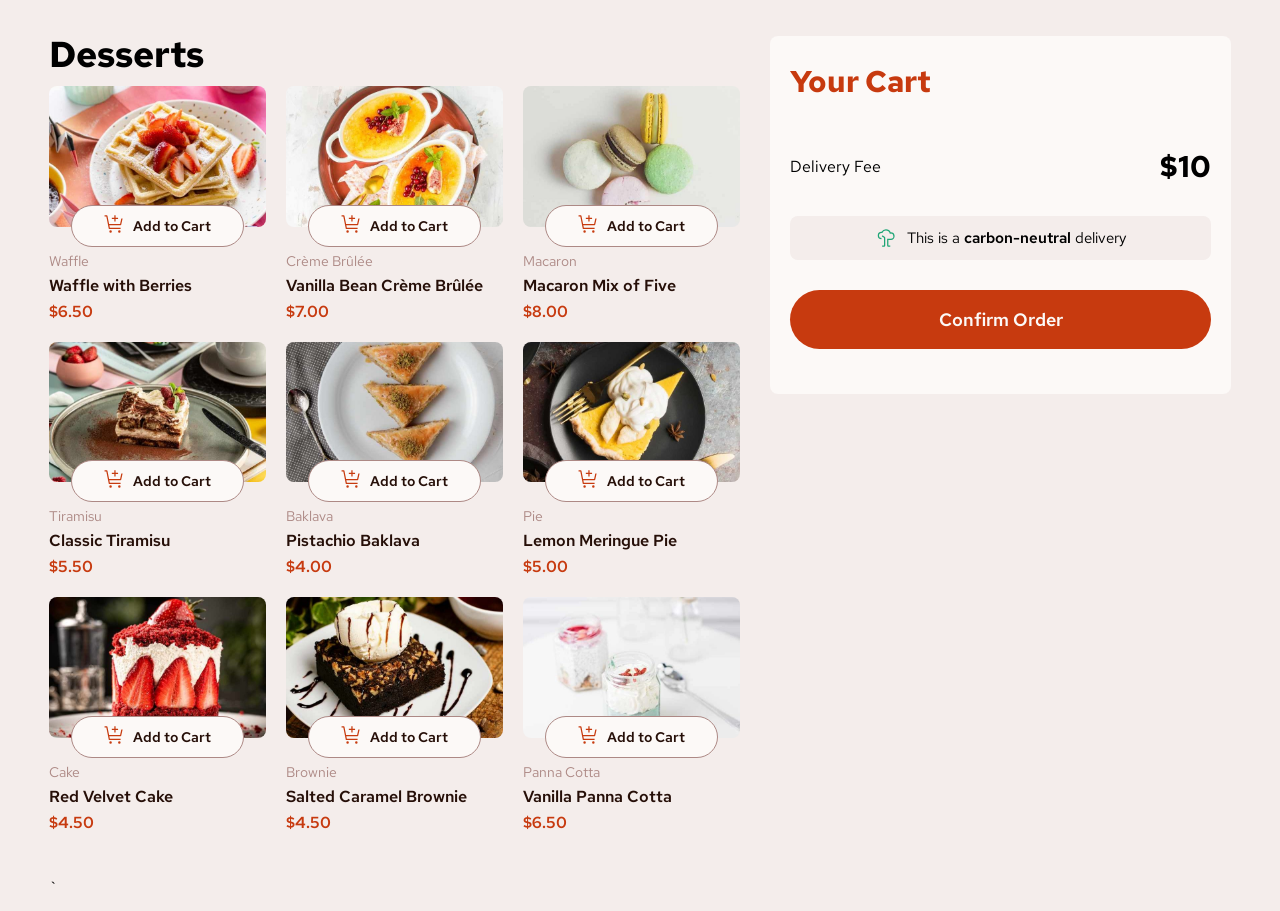
<file: index.html>
<!DOCTYPE html>
<html lang="en">
<head>
  <meta charset="UTF-8">
  <meta name="viewport" content="width=device-width, initial-scale=1.0"> <!-- displays site properly based on user's device -->

  <link rel="icon" type="image/png" sizes="32x32" href="./assets/images/favicon-32x32.png"> 

  <link rel="preconnect" href="https://fonts.googleapis.com">
  <link rel="preconnect" href="https://fonts.gstatic.com" crossorigin>
  <link href="https://fonts.googleapis.com/css2?family=Red+Hat+Text:ital,wght@0,300..700;1,300..700&display=swap" rel="stylesheet">

  <title>Frontend Mentor | Product list with cart</title>
  <link rel="stylesheet" href="./styles/styles.css">

  <!-- Feel free to remove these styles or customise in your own stylesheet 👍 -->
  <style>
    .attribution { font-size: 11px; text-align: center; }
    .attribution a { color: hsl(228, 45%, 44%); }
  </style>
</head>
<body>

`<div class="product-cart-container">
    <!-- OVERALL PRODUCT DISPLAY GRID -->
  <div class="product-grid-container">
      <h1>Desserts</h1>

      <!-- ACTUAL PRODUCTS GRID -->
      <div class="product-grid">

        <!-- INDIVIDUAL PRODUCT  -->
        <div class="product">
          <label for="product1">
            <div class="imageandbutton">
                <img src="./assets/images/image-waffle-mobile.jpg" alt="" class="product-image">
                  <div class="add-to-cart-button"><span><img src="assets/images/icon-add-to-cart.svg" alt=""></span><span><p class="add-to-cart-text"> Add to Cart</p></span></div>
                <!-- <div class="add-to-cart-button-active">
                  <div class="quantity-button"><img src="./assets/images/icon-decrement-quantity.svg" alt=""></div>
                  <span class="quantity-value">Remove</span>
                  <div class="quantity-button"><img src="./assets/images/icon-increment-quantity.svg" alt=""></div>
                </div>   -->
            </div>
          </label>
            <div class="product-information">
              <p class="product-type">Waffle</p>
              <p class="product-name">Waffle with Berries</p>
              <p class="product-price">$6.50</p>
            </div>

        </div>

        <!-- INDIVIDUAL PRODUCT -->
        <div class="product">
          <label for="product2">
            <div class="imageandbutton">
              <img src="./assets/images/image-creme-brulee-mobile.jpg" alt="" class="product-image">
                <div class="add-to-cart-button"><span><img src="assets/images/icon-add-to-cart.svg" alt=""></span><span><p class="add-to-cart-text"> Add to Cart</p></span></div>
                
              <!-- <div class="add-to-cart-button-active">
                <div class="quantity-button"><img src="./assets/images/icon-decrement-quantity.svg" alt=""></div>
                <span class="quantity-value">1</span>
                <div class="quantity-button"><img src="./assets/images/icon-increment-quantity.svg" alt=""></div>
              </div> -->
            </div>
          </label>
            <div class="product-information">
              <p class="product-type">Crème Brûlée</p>
              <p class="product-name">Vanilla Bean Crème Brûlée</p>
              <p class="product-price">$7.00</p>
            </div>
        </div>

        <!-- INDIVIDUAL PRODUCT -->
        <div class="product">
          <label for="product3">
            <div class="imageandbutton">
              <img src="./assets/images/image-macaron-mobile.jpg" alt="" class="product-image">
                <div class="add-to-cart-button"><span><img src="assets/images/icon-add-to-cart.svg" alt=""></span><span><p class="add-to-cart-text"> Add to Cart</p></span></div>
              <!-- <div class="add-to-cart-button-active">
                <button class="quantity-button"><img src="./assets/images/icon-decrement-quantity.svg" alt=""></button>
                <span class="quantity-value">1</span>
                <button class="quantity-button"><img src="./assets/images/icon-increment-quantity.svg" alt=""></button>
              </div> -->
            </div>
          </label>  
            <div class="product-information">
              <p class="product-type">Macaron</p>
              <p class="product-name">Macaron Mix of Five</p>
              <p class="product-price">$8.00</p>
            </div>          
        </div>


        <!-- INDIVIDUAL PRODUCT -->
        <div class="product">
          <label for="product4">
            <div class="imageandbutton">
              <img src="./assets/images/image-tiramisu-mobile.jpg" alt="" class="product-image">
              
                <div class="add-to-cart-button product-image"><span><img src="assets/images/icon-add-to-cart.svg" alt=""></span><span><p class="add-to-cart-text"> Add to Cart</p></span></div>
              <!-- <div class="add-to-cart-button-active">
                <button class="quantity-button"><img src="./assets/images/icon-decrement-quantity.svg" alt=""></button>
                <span class="quantity-value">1</span>
                <button class="quantity-button"><img src="./assets/images/icon-increment-quantity.svg" alt=""></button>
              </div> -->
            </div>
          </label>
            <div class="product-information">
              <p class="product-type">Tiramisu</p>
              <p class="product-name">Classic Tiramisu</p>
              <p class="product-price">$5.50</p>
            </div>
          
        </div>
        
        <!-- INDIVIDUAL PRODUCT -->
        <div class="product">
          <label for="product5">
            <div class="imageandbutton">
              <img src="./assets/images/image-baklava-mobile.jpg" alt="" class="product-image">
                <div class="add-to-cart-button"><span><img src="assets/images/icon-add-to-cart.svg" alt=""></span><span><p class="add-to-cart-text"> Add to Cart</p></span></div>
              <!-- <div class="add-to-cart-button-active">
                <button class="quantity-button"><img src="./assets/images/icon-decrement-quantity.svg" alt=""></button>
                <span class="quantity-value">1</span>
                <button class="quantity-button"><img src="./assets/images/icon-increment-quantity.svg" alt=""></button>
              </div> -->
            </div>
          </label>

            <div class="product-information">
              <p class="product-type">Baklava</p>
              <p class="product-name">Pistachio Baklava</p>
              <p class="product-price">$4.00</p>
            </div>
        </div>


        <!-- INDIVIDUAL PRODUCT -->
        <div class="product">
          <label for="product6">
            <div class="imageandbutton">
              <img src="./assets/images/image-meringue-mobile.jpg" alt="" class="product-image">
                <div class="add-to-cart-button"><span><img src="assets/images/icon-add-to-cart.svg" alt=""></span><span><p class="add-to-cart-text"> Add to Cart</p></span></div>
              <!-- <div class="add-to-cart-button-active">
                <button class="quantity-button"><img src="./assets/images/icon-decrement-quantity.svg" alt=""></button>
                <span class="quantity-value">1</span>
                <button class="quantity-button"><img src="./assets/images/icon-increment-quantity.svg" alt=""></button>
              </div> -->
            </div>
          </label>
            <div class="product-information">
              <p class="product-type">Pie</p>
              <p class="product-name">Lemon Meringue Pie</p>
              <p class="product-price">$5.00</p>
            </div>
        </div>
      

        <!-- INDIVIDUAL PRODUCT -->
        <div class="product">
          <label for="product7" class>
            <div class="imageandbutton">
              <img src="./assets/images/image-cake-mobile.jpg" alt="" class="product-image">
              
                <div class="add-to-cart-button"><span><img src="assets/images/icon-add-to-cart.svg" alt=""></span><span><p class="add-to-cart-text"> Add to Cart</p></span></div>
              <!-- <div class="add-to-cart-button-active">
                <button class="quantity-button"><img src="./assets/images/icon-decrement-quantity.svg" alt=""></button>
                <span class="quantity-value">1</span>
                <button class="quantity-button"><img src="./assets/images/icon-increment-quantity.svg" alt=""></button>
              </div> -->
            </div>
          </label>
            <div class="product-information">
              <p class="product-type">Cake</p>
              <p class="product-name">Red Velvet Cake</p>
              <p class="product-price">$4.50</p>
            </div>
        </div>
      

        <!-- INDIVIDUAL PRODUCT -->
        <div class="product">
          <label for="product8">
            <div class="imageandbutton">
              <img src="./assets/images/image-brownie-mobile.jpg" alt="" class="product-image">
              
                <div class="add-to-cart-button"><span><img src="assets/images/icon-add-to-cart.svg" alt=""></span><span><p class="add-to-cart-text"> Add to Cart</p></span></div>
             
              <!-- <div class="add-to-cart-button-active">
                <button class="quantity-button"><img src="./assets/images/icon-decrement-quantity.svg" alt=""></button>
                <span class="quantity-value">1</span>
                <button class="quantity-button"><img src="./assets/images/icon-increment-quantity.svg" alt=""></button>
              </div> -->
            </div>
          </label>

            <div class="product-information">
              <p class="product-type">Brownie</p>
              <p class="product-name">Salted Caramel Brownie</p>
              <p class="product-price">$4.50</p>
            </div>
            
           
        </div>
      

        <!-- INDIVIDUAL PRODUCT -->
        <div class="product">
          <label for="product9">
            <div class="imageandbutton">
              <img src="./assets/images/image-panna-cotta-mobile.jpg" alt="" class="product-image">
              
              <div class="add-to-cart-button"><span><img src="assets/images/icon-add-to-cart.svg" alt=""></span><span><p class="add-to-cart-text"> Add to Cart</p></span></div>
              
              <!-- <div class="add-to-cart-button-active">
                <button class="quantity-button"><img src="./assets/images/icon-decrement-quantity.svg" alt=""></button>
                <span class="quantity-value">1</span>
                <button class="quantity-button"><img src="./assets/images/icon-increment-quantity.svg" alt=""></button>
              </div> -->
            </div>
          </label>

            <div class="product-information">
              <p class="product-type">Panna Cotta</p>
              <p class="product-name">Vanilla Panna Cotta</p>
              <p class="product-price">$6.50</p>
            </div>
            
        </div>

        
      </div>
  </div>

  <!-- PICKED CART PRODUCT SECTION -->
  <div class="cart-grid-container">

      <h2>Your Cart   </h2>
     
      <!-- <div class="cart-empty-items">
        <img src="./assets/images/illustration-empty-cart.svg" alt="">
        <p>Your added items will appear here</p>
      </div>
       -->
    

      <div class="cart-picked-items">

        <input type="checkbox" id="product1" class="hidden-checkbox">
        <div class="cart-item-divider cart-item1">
          <div class="cart-item ">
            <div class="cart-item-product">
              <p class="cart-item-product-name">Waffle with Berries</p>
              <p class="cart-item-product-price"><span>1x</span><span>@ $6.50</span><span>$6.50</span></p>
            </div>
            <button><img src="./assets/images/icon-remove-item.svg" alt=""></button>  
          </div>
          <hr>
        </div>


        <input type="checkbox" id="product2" class="hidden-checkbox">
        <div class="cart-item-divider cart-item2">
          <div class="cart-item ">
            <div class="cart-item-product">
              <p class="cart-item-product-name">Vanilla Bean Crème Brûlée</p>
              <p class="cart-item-product-price"><span>1x</span><span>@ $7.00</span><span>$7.00</span></p>
            </div>
            <button><img src="./assets/images/icon-remove-item.svg" alt=""></button>
          </div> 
          <hr>
        </div>


        <input type="checkbox" id="product3" class="hidden-checkbox">
        <div class="cart-item-divider cart-item3">
          <div class="cart-item ">
            <div class="cart-item-product">
              <p class="cart-item-product-name">Macaron Mix of Five</p>
              <p class="cart-item-product-price"><span>1x</span><span>@ $8.00</span><span>$8.00</span></p>
            </div>
            <button><img src="./assets/images/icon-remove-item.svg" alt=""></button>
          </div>
          <hr>
        </div>


        <input type="checkbox" id="product4" class="hidden-checkbox">
        <div class="cart-item-divider cart-item4">
          <div class="cart-item ">
            <div class="cart-item-product">
              <p class="cart-item-product-name">Classic Tiramisu</p>
              <p class="cart-item-product-price"><span>1x</span><span>@ $5.50</span><span>$5.50</span></p>
            </div>
            <button><img src="./assets/images/icon-remove-item.svg" alt=""></button>
          </div>
          <hr>
        </div>

        <input type="checkbox" id="product5" class="hidden-checkbox">
        <div class="cart-item-divider cart-item5">
          <div class="cart-item ">
            <div class="cart-item-product">
              <p class="cart-item-product-name">Pistachio Baklava</p>
              <p class="cart-item-product-price"><span>1x</span><span>@ $4.00</span><span>$4.00</span></p>
            </div>
            <button><img src="./assets/images/icon-remove-item.svg" alt=""></button>
          </div>
          <hr>
        </div>


        <input type="checkbox" id="product6" class="hidden-checkbox">
        <div class="cart-item-divider cart-item6">
          <div class="cart-item ">
            <div class="cart-item-product">
              <p class="cart-item-product-name">Lemon Meringue Pie</p>
              <p class="cart-item-product-price"><span>1x</span><span>@ $5.00</span><span>$5.00</span></p>
            </div>
            <button><img src="./assets/images/icon-remove-item.svg" alt=""></button>
          </div>
          <hr>
        </div>


        <input type="checkbox" id="product7" class="hidden-checkbox">
        <div class="cart-item-divider cart-item7">
          <div class="cart-item ">
            <div class="cart-item-product">
              <p class="cart-item-product-name">Red Velvet Cake</p>
              <p class="cart-item-product-price"><span>1x</span><span>@ $4.50</span><span>$4.50</span></p>
            </div>
            <button><img src="./assets/images/icon-remove-item.svg" alt=""></button>
          </div>
          <hr>
        </div>


        <input type="checkbox" id="product8" class="hidden-checkbox">
        <div class="cart-item-divider cart-item8">
          <div class="cart-item ">
            <div class="cart-item-product">
              <p class="cart-item-product-name">Salted Caramel Brownie</p>
              <p class="cart-item-product-price"><span>1x</span><span>@ $5.50</span><span>$5.50</span></p>
            </div>
            <button><img src="./assets/images/icon-remove-item.svg" alt=""></button>
          </div>
          <hr>
        </div>

        <input type="checkbox" id="product9" class="hidden-checkbox">
        <div class="cart-item-divider cart-item9">
          <div class="cart-item ">
            <div class="cart-item-product">
              <p class="cart-item-product-name">Vanilla Panna Cotta</p>
              <p class="cart-item-product-price"><span>1x</span><span>@ $6.50</span><span>$6.50</span></p>
            </div>
            <button><img src="./assets/images/icon-remove-item.svg" alt=""></button>
          </div>
          <hr>
        </div>


      <div class="order-summary">
        <div class="delivery-cost">
          <p>Delivery Fee</p>
          <p>$10</p>
        </div>
        
  
        <div class="carbon-order-container">
          <img src="./assets/images/icon-carbon-neutral.svg" alt="">
          <p class="carbon-order-text">This is a <span>carbon-neutral</span> delivery</p>
        </div>
  
        <a href="popup.html" class="Confirm-button">Confirm Order</a>
      </div>
      

      </div>
      
  </div>

      
   


  <!-- <div class="attribution">
    Challenge by <a href="https://www.frontendmentor.io?ref=challenge">Frontend Mentor</a>. 
    Coded by <a href="#">Adeluka Pelumi</a>.
  </div> -->

`</div>
  
</body>
</html>
</file>
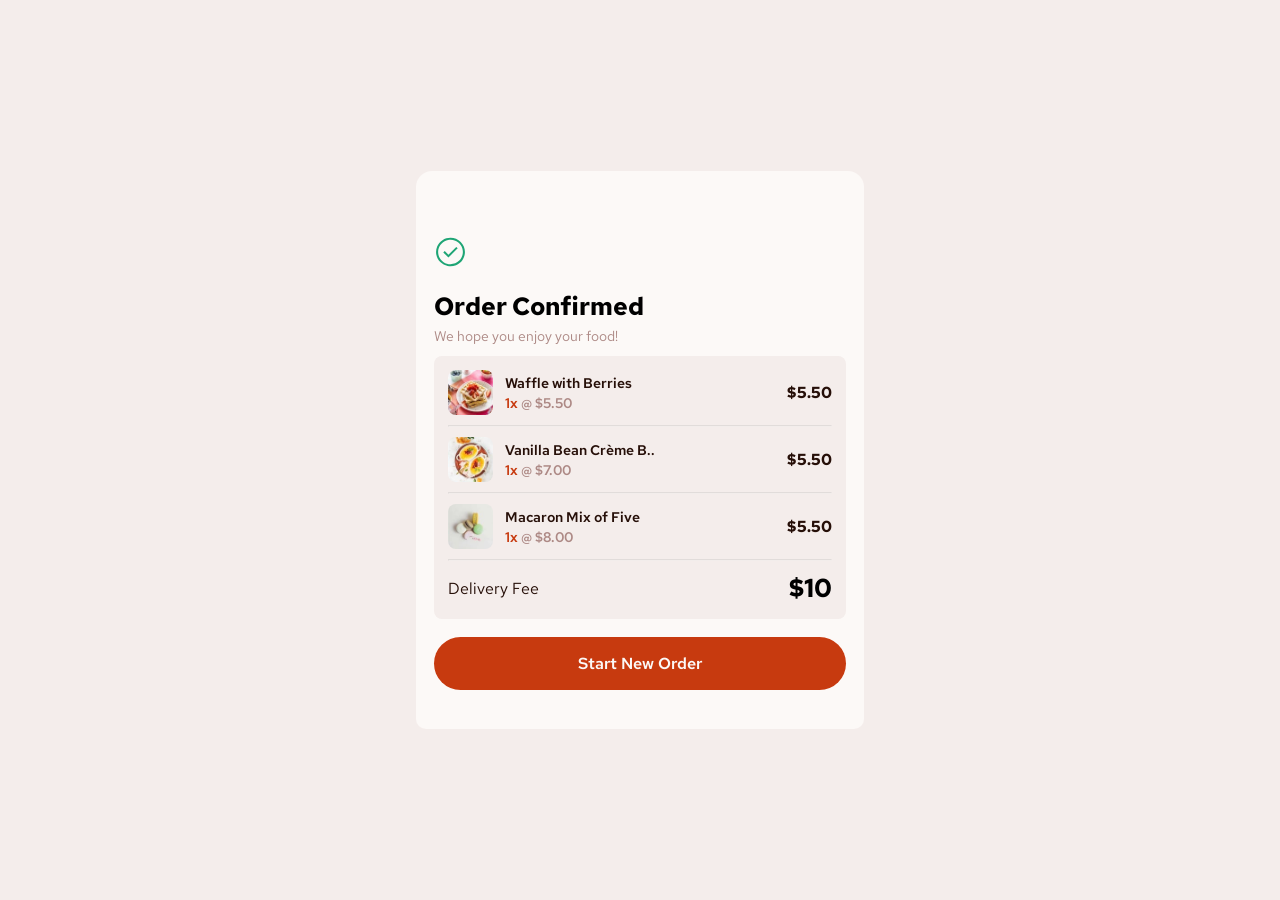
<file: popup.html>
<!DOCTYPE html>
<html lang="en">
<head>
  <meta charset="UTF-8">
  <meta name="viewport" content="width=device-width, initial-scale=1.0">
  <title>Checkout-Popup</title>
  <link rel="icon" type="image/png" sizes="32x32" href="./assets/images/favicon-32x32.png">
  <link rel="preconnect" href="https://fonts.googleapis.com">
  <link rel="preconnect" href="https://fonts.gstatic.com" crossorigin>
  <link href="https://fonts.googleapis.com/css2?family=Red+Hat+Text:ital,wght@0,300..700;1,300..700&display=swap" rel="stylesheet">

  <link rel="stylesheet" href="./styles/styles.css">

</head>
<body>
  <div class="order-confirmed-container">
    <div class="order-confirmed-grey">
      <h1>Desserts</h1>
    </div>
    <div class="order-confirmed-white">
      <img src="/assets/images/icon-order-confirmed.svg" alt="" id="check-mark">
      <h1>Order Confirmed</h1>
      <h5>We hope you enjoy your food!</h5>
      <div class="order-confirmed-products-section">
        <div class="order-confirmed-product">
          <div class="order-confirmed-product-image-text">
            <img src="/assets/images/image-waffle-thumbnail.jpg" alt="">
            <div class="order-confirmed-product-text">
              <p>Waffle with Berries</p>
              <p><span>1x </span><span>@ $5.50  </span></p>
            </div>
          </div>
            <div class="order-confirmed-product-price">
              <p>$5.50</p>
            </div>
        </div>

        <hr>

        <div class="order-confirmed-product">
            <div class="order-confirmed-product-image-text">
              <img src="/assets/images/image-creme-brulee-thumbnail.jpg" alt="">
              <div class="order-confirmed-product-text">
                <p>Vanilla Bean Crème B..</p>
                <p><span>1x </span><span>@ $7.00  </span></p>
              </div>
            </div>
            <div class="order-confirmed-product-price">
                <p class="order-confirmed-product-price-text">$5.50</p>
             </div>
          </div>

          <hr>

        <div class="order-confirmed-product">
              <div class="order-confirmed-product-image-text">
                <img src="/assets/images/image-macaron-thumbnail.jpg" alt="">
                <div class="order-confirmed-product-text">
                  <p>Macaron Mix of Five</p>
                  <p><span>1x </span><span>@ $8.00  </span></p>
                </div>
              </div>
                <div class="order-confirmed-product-price">
                  <p>$5.50</p>
                </div>
            </div>

          <hr>
              
        <div class="delivery-fee">
            <p>Delivery Fee</p>
            <p>$10</p>
        </div>

        
      </div>
      <a href="index.html">Start New Order</a>
      </div>
    </div>
    </div>
  </div>
</body>
</html>
</file>
<file: styles/styles.css>
* {
  margin: 0;
  padding: 0;
  box-sizing: border-box;
}

body {
  font-family: "Red Hat Text", sans-serif;
  font-size: 16px;
  background-color: hsl(13, 31%, 94%);
  width: 100vw;
}

button {
  font-family: "Red Hat Text", sans-serif;
}

.product-cart-container {
  width: 100%;
  padding: 0 6%;
  display: flex;
  flex-direction: column;
  align-items: center;
  justify-content: center;
  gap: 40px;
}
.product-cart-container .product-grid-container h1 {
  margin: 35px 0;
  font-size: 36px;
  line-height: 100%;
  letter-spacing: 0;
  font-weight: 700;
}
.product-cart-container .product-grid-container .product-image {
  width: 100%;
}
.product-cart-container .product-grid-container .add-to-cart-button {
  width: 100%;
}
.product-cart-container .product-grid-container .product-grid {
  display: flex;
  display: flex;
  flex-direction: column;
  align-items: center;
  justify-content: center;
  gap: 30px;
}
.product-cart-container .product-grid-container .product-grid .product {
  width: 100%;
}
.product-cart-container .product-grid-container .product-grid .product .imageandbutton {
  width: 100%;
  display: flex;
  display: flex;
  flex-direction: column;
  align-items: center;
  justify-content: center;
}
.product-cart-container .product-grid-container .product-grid .product .imageandbutton .product-image {
  -o-object-fit: contain;
     object-fit: contain;
  border-radius: 8px;
  z-index: 0;
}
.product-cart-container .product-grid-container .product-grid .product .imageandbutton .add-to-cart-button {
  display: flex;
  display: flex;
  flex-direction: row;
  align-items: center;
  justify-content: center;
  font-size: 15px;
  z-index: 10;
  padding: 8px 12px;
  border-radius: 32px;
  gap: 8px;
  color: hsl(14, 65%, 9%);
  font-weight: 600;
  border: 1px solid hsl(7, 20%, 60%);
  background-color: hsl(20, 50%, 98%);
  margin-top: -22px;
  margin-bottom: 5px;
  width: 60%;
}
.product-cart-container .product-grid-container .product-grid .product .imageandbutton .add-to-cart-button:hover {
  background-color: hsl(14, 58%, 66%);
  cursor: pointer;
  transition: 0.1s;
  border: none !important;
}
.product-cart-container .product-grid-container .product-grid .product .imageandbutton .add-to-cart-button:active, .product-cart-container .product-grid-container .product-grid .product .imageandbutton ::after {
  background-image: radial-gradient(hsl(14, 86%, 42%), hsl(20, 50%, 98%));
  cursor: pointer;
  transition: 0.1s;
  border: none !important;
}
.product-cart-container .product-grid-container .product-grid .product .imageandbutton .product-image:hover {
  border: 3px solid hsl(14, 86%, 42%);
  transition: 0.1s;
  cursor: pointer;
}
.product-cart-container .product-grid-container .product-grid .product .imageandbutton .add-to-cart-button-active {
  display: none !important;
  display: flex;
  flex-direction: row;
  align-items: center;
  justify-content: center;
  background-color: hsl(14, 86%, 42%);
  color: white;
  gap: 12vw;
  padding: 11px 24px;
  border-radius: 32px;
  border: none;
  width: 45%;
}
.product-cart-container .product-grid-container .product-grid .product .imageandbutton .add-to-cart-button-active .quantity-button {
  background: none;
  border: 1px solid white;
  border-radius: 50%;
  display: flex;
  display: flex;
  flex-direction: row;
  align-items: center;
  justify-content: center;
  padding: 8px;
  width: 10px;
  height: 10px;
}
.product-cart-container .product-grid-container .product-grid .product .product-information {
  display: flex;
  display: flex;
  flex-direction: column;
  align-items: start;
  justify-content: center;
  gap: 5px;
}
.product-cart-container .product-grid-container .product-grid .product .product-information .product-type {
  font-size: 14px;
  color: hsl(7, 20%, 60%);
  font-weight: 400;
}
.product-cart-container .product-grid-container .product-grid .product .product-information .product-name {
  color: hsl(14, 65%, 9%);
  font-weight: 600;
}
.product-cart-container .product-grid-container .product-grid .product .product-information .product-price {
  color: hsl(14, 86%, 42%);
  font-weight: 600;
  font-size: 16px;
}
.product-cart-container #product1:checked + .cart-item-divider, .product-cart-container .cart-item1, .product-cart-container hr {
  display: flex !important;
  display: flex;
  flex-direction: column;
  align-items: center;
  justify-content: center;
  width: 100% !important;
  margin-bottom: 20px;
}
.product-cart-container #product2:checked + .cart-item-divider, .product-cart-container .cart-item2, .product-cart-container hr {
  display: flex !important;
  display: flex;
  flex-direction: column;
  align-items: center;
  justify-content: center;
  width: 100% !important;
  margin-bottom: 20px;
}
.product-cart-container #product3:checked + .cart-item-divider, .product-cart-container .cart-item3, .product-cart-container hr {
  display: flex !important;
  display: flex;
  flex-direction: column;
  align-items: center;
  justify-content: center;
  width: 100% !important;
  margin-bottom: 20px;
}
.product-cart-container #product4:checked + .cart-item-divider, .product-cart-container .cart-item4, .product-cart-container hr {
  display: flex !important;
  display: flex;
  flex-direction: column;
  align-items: center;
  justify-content: center;
  width: 100% !important;
  margin-bottom: 20px;
}
.product-cart-container #product5:checked + .cart-item-divider, .product-cart-container .cart-item5, .product-cart-container hr {
  display: flex !important;
  display: flex;
  flex-direction: column;
  align-items: center;
  justify-content: center;
  width: 100% !important;
  margin-bottom: 20px;
}
.product-cart-container #product6:checked + .cart-item-divider, .product-cart-container .cart-item6, .product-cart-container hr {
  display: flex !important;
  display: flex;
  flex-direction: column;
  align-items: center;
  justify-content: center;
  width: 100% !important;
  margin-bottom: 20px;
}
.product-cart-container #product7:checked + .cart-item-divider, .product-cart-container .cart-item7, .product-cart-container hr {
  display: flex !important;
  display: flex;
  flex-direction: column;
  align-items: center;
  justify-content: center;
  width: 100% !important;
  margin-bottom: 20px;
}
.product-cart-container #product8:checked + .cart-item-divider, .product-cart-container .cart-item8, .product-cart-container hr {
  display: flex !important;
  display: flex;
  flex-direction: column;
  align-items: center;
  justify-content: center;
  width: 100% !important;
  margin-bottom: 20px;
}
.product-cart-container #product9:checked + .cart-item-divider, .product-cart-container .cart-item9, .product-cart-container hr {
  display: flex !important;
  display: flex;
  flex-direction: column;
  align-items: center;
  justify-content: center;
  width: 100% !important;
  margin-bottom: 20px;
}
.product-cart-container .cart-grid-container {
  width: 100%;
  display: flex;
  display: flex;
  flex-direction: column;
  align-items: start;
  justify-content: center;
  background-color: hsl(20, 50%, 98%);
  border-radius: 8px;
  padding: 0 6%;
}
.product-cart-container .cart-grid-container h2 {
  color: hsl(14, 86%, 42%);
  margin: 25px 0;
  font-size: 30px;
  font-weight: 700;
}
.product-cart-container .cart-grid-container .cart-empty-items {
  display: flex;
  width: 100%;
  display: flex;
  flex-direction: column;
  align-items: center;
  justify-content: center;
  margin-bottom: 40px;
}
.product-cart-container .cart-grid-container .cart-empty-items p {
  color: hsl(12, 20%, 44%);
  font-weight: 600;
  line-height: 100%;
  font-size: 14px;
}
.product-cart-container .cart-grid-container input {
  display: none;
}
.product-cart-container .cart-grid-container .cart-picked-items {
  width: 100%;
}
.product-cart-container .cart-grid-container .cart-picked-items .cart-item-divider {
  display: none !important;
  width: 100%;
}
.product-cart-container .cart-grid-container .cart-picked-items .cart-item-divider .cart-item {
  display: flex;
  width: 100%;
  display: flex;
  flex-direction: row;
  align-items: center;
  justify-content: space-between;
}
.product-cart-container .cart-grid-container .cart-picked-items .cart-item-divider .cart-item .cart-item-product {
  display: flex;
  display: flex;
  flex-direction: column;
  align-items: start;
  justify-content: center;
  gap: 5px;
}
.product-cart-container .cart-grid-container .cart-picked-items .cart-item-divider .cart-item .cart-item-product .cart-item-product-name {
  font-size: 18px;
  color: hsl(14, 65%, 9%);
  font-weight: 600;
  line-height: 100%;
}
.product-cart-container .cart-grid-container .cart-picked-items .cart-item-divider .cart-item .cart-item-product span:nth-child(1) {
  color: hsl(14, 86%, 42%);
  font-size: 16px;
  font-weight: 600;
  line-height: 100%;
  margin-right: 15px;
}
.product-cart-container .cart-grid-container .cart-picked-items .cart-item-divider .cart-item .cart-item-product span:nth-child(2) {
  color: hsl(7, 20%, 60%);
  font-weight: 400;
  font-size: 16px;
  line-height: 100%;
  margin-right: 10px;
}
.product-cart-container .cart-grid-container .cart-picked-items .cart-item-divider .cart-item .cart-item-product span:nth-child(3) {
  color: hsl(7, 20%, 60%);
  font-weight: 600;
  font-size: 16px;
  line-height: 100%;
  margin-right: 10px;
}
.product-cart-container .cart-grid-container .cart-picked-items .cart-item-divider .cart-item button {
  display: flex;
  display: flex;
  flex-direction: column;
  align-items: center;
  justify-content: center;
  background: none;
  border: 1px solid hsl(7, 20%, 60%);
  border-radius: 50%;
  padding: 8px;
  width: 10px;
  height: 10px;
}
.product-cart-container .cart-grid-container .cart-picked-items .cart-item-divider hr {
  opacity: 0.2;
  margin: 10px 0;
}
.product-cart-container .cart-grid-container .cart-picked-items .order-summary {
  margin-top: 20px;
  width: 100%;
  display: flex;
  display: flex;
  flex-direction: column;
  align-items: center;
  justify-content: center;
  gap: 30px;
}
.product-cart-container .cart-grid-container .cart-picked-items .order-summary .delivery-cost {
  width: 100%;
  display: flex;
  display: flex;
  flex-direction: row;
  align-items: center;
  justify-content: space-between;
}
.product-cart-container .cart-grid-container .cart-picked-items .order-summary .delivery-cost p:nth-child(1) {
  display: flex;
  display: flex;
  flex-direction: column;
  align-items: center;
  justify-content: start;
  font-weight: 400;
}
.product-cart-container .cart-grid-container .cart-picked-items .order-summary .delivery-cost p:nth-child(2) {
  display: flex;
  display: flex;
  flex-direction: column;
  align-items: center;
  justify-content: end;
  font-size: 30px;
  font-weight: 700;
}
.product-cart-container .cart-grid-container .cart-picked-items .order-summary .carbon-order-container {
  display: flex;
  flex-direction: row;
  align-items: center;
  justify-content: center;
  gap: 10px;
  background-color: hsl(13, 31%, 94%);
  padding: 12px 18px;
  width: 100%;
  border: none;
  border-radius: 8px;
}
.product-cart-container .cart-grid-container .cart-picked-items .order-summary .carbon-order-container p {
  font-weight: 400;
  font-size: 15px;
}
.product-cart-container .cart-grid-container .cart-picked-items .order-summary .carbon-order-container p span {
  font-weight: 600;
}
.product-cart-container .cart-grid-container .cart-picked-items .order-summary .Confirm-button {
  border: none;
  border-radius: 32px;
  width: 100%;
  padding: 18px 24px;
  background-color: hsl(14, 86%, 42%);
  color: hsl(20, 50%, 98%);
  font-size: 18px;
  font-weight: 600;
  margin-bottom: 20px;
  text-decoration: none;
  text-align: center;
}

@media screen and (min-width: 770px) {
  body {
    overflow-x: hidden;
    width: 100vw;
    height: 100vh;
    display: flex;
    flex-direction: column;
    align-items: start;
    justify-content: center;
  }
  .product-image {
    width: 100% !important;
    height: 100% !important;
  }
  .product-cart-container {
    display: grid;
    grid-template-columns: 60% 40%;
    width: 100vw !important;
    height: 100vh;
    align-items: start;
    justify-content: center;
    padding: 2% 5%;
    gap: 30px !important;
  }
  .product-cart-container .product-grid-container {
    display: flex;
    flex-direction: column;
    align-items: start;
    justify-content: center;
    gap: 0;
    width: 100%;
  }
  .product-cart-container .product-grid-container h1 {
    margin: 0;
  }
  .product-cart-container .product-grid-container .product-grid {
    display: grid;
    grid-template-columns: repeat(3, 1fr);
    gap: 20px;
    padding: 2% 0;
  }
  .product-cart-container .product-grid-container .product-grid .product .imageandbutton .add-to-cart-button {
    padding: 8px 24px;
    font-size: 14px;
    width: 80% !important;
  }
  .cart-grid-container {
    display: flex;
    flex-direction: column;
    align-items: start;
    justify-content: start;
    height: auto;
    width: 40%;
    padding: 25px 20px !important;
  }
  .cart-grid-container h2 {
    margin-top: 0 !important;
  }
}
body .order-confirmed-container {
  height: 100%;
  width: 100%;
  background: rgb(88, 81, 81);
}
body .order-confirmed-container .order-confirmed-grey {
  background-color: rgb(88, 81, 81);
  width: 100%;
  opacity: 0.9;
  padding: 4%;
}
body .order-confirmed-container .order-confirmed-grey h1 {
  font-size: 36px;
  line-height: 100%;
}
body .order-confirmed-container .order-confirmed-white {
  background-color: hsl(20, 50%, 98%);
  width: 100%;
  height: 100%;
  z-index: 10;
  display: flex;
  flex-direction: column;
  align-items: start;
  justify-content: center;
  padding: 0 4%;
  border-top-right-radius: 16px;
  border-top-left-radius: 16px;
}
body .order-confirmed-container .order-confirmed-white #check-mark {
  margin: 35px 0;
}
body .order-confirmed-container .order-confirmed-white h1 {
  font-size: 36px;
  line-height: 100%;
  margin-bottom: 20px;
  width: 46%;
}
body .order-confirmed-container .order-confirmed-white h5 {
  color: hsl(7, 20%, 60%);
  font-weight: 400;
  font-size: 16px;
  margin-bottom: 25px;
  letter-spacing: 0;
  line-height: 100%;
}
body .order-confirmed-container .order-confirmed-white .order-confirmed-products-section {
  background-color: hsl(13, 31%, 94%);
  width: 100%;
  padding: 4.5%;
  border-radius: 8px;
  margin-bottom: 35px;
}
body .order-confirmed-container .order-confirmed-white .order-confirmed-products-section .order-confirmed-product {
  display: flex;
  flex-direction: row;
  align-items: center;
  justify-content: space-between;
}
body .order-confirmed-container .order-confirmed-white .order-confirmed-products-section .order-confirmed-product .order-confirmed-product-image-text {
  display: flex;
  flex-direction: row;
  align-items: center;
  justify-content: center;
  gap: 12px;
}
body .order-confirmed-container .order-confirmed-white .order-confirmed-products-section .order-confirmed-product .order-confirmed-product-image-text img {
  display: flex;
  flex-direction: row;
  align-items: center;
  justify-content: start;
  border-radius: 8px;
  height: 60px;
  width: 60px;
}
body .order-confirmed-container .order-confirmed-white .order-confirmed-products-section .order-confirmed-product .order-confirmed-product-image-text .order-confirmed-product-text {
  display: flex;
  flex-direction: column;
  align-items: start;
  justify-content: center;
  gap: 12px;
}
body .order-confirmed-container .order-confirmed-white .order-confirmed-products-section .order-confirmed-product .order-confirmed-product-image-text .order-confirmed-product-text p {
  font-size: 16px;
  color: hsl(14, 65%, 9%);
  font-weight: 600;
  line-height: 100%;
}
body .order-confirmed-container .order-confirmed-white .order-confirmed-products-section .order-confirmed-product .order-confirmed-product-image-text .order-confirmed-product-text p span:nth-child(1) {
  color: hsl(14, 86%, 42%);
}
body .order-confirmed-container .order-confirmed-white .order-confirmed-products-section .order-confirmed-product .order-confirmed-product-image-text .order-confirmed-product-text p span:nth-child(2) {
  color: hsl(7, 20%, 60%);
}
body .order-confirmed-container .order-confirmed-white .order-confirmed-products-section .order-confirmed-product .order-confirmed-product-price {
  display: flex;
  flex-direction: row;
  align-items: center;
  justify-content: end;
}
body .order-confirmed-container .order-confirmed-white .order-confirmed-products-section .order-confirmed-product .order-confirmed-product-price p {
  color: hsl(14, 65%, 9%);
  font-size: 18px;
  font-weight: 700;
}
body .order-confirmed-container .order-confirmed-white .order-confirmed-products-section hr {
  opacity: 0.2;
  margin: 20px 0;
}
body .order-confirmed-container .order-confirmed-white .order-confirmed-products-section .delivery-fee {
  display: flex;
  flex-direction: row;
  align-items: center;
  justify-content: space-between;
}
body .order-confirmed-container .order-confirmed-white .order-confirmed-products-section .delivery-fee p:nth-child(1) {
  display: flex;
  flex-direction: row;
  align-items: center;
  justify-content: start;
  font-size: 18px;
  color: hsl(14, 65%, 9%);
}
body .order-confirmed-container .order-confirmed-white .order-confirmed-products-section .delivery-fee p:nth-child(2) {
  display: flex;
  flex-direction: row;
  align-items: center;
  justify-content: end;
  font-size: 30px;
  font-weight: 700;
}
body .order-confirmed-container .order-confirmed-white a {
  text-decoration: none;
  width: 100%;
  background-color: hsl(14, 86%, 42%);
  color: hsl(20, 50%, 98%);
  border: none;
  border-radius: 32px;
  padding: 16px 24px;
  text-align: center;
  font-weight: 600;
  letter-spacing: 0.2;
  font-size: 18px;
}

@media screen and (min-width: 770px) {
  body {
    display: flex;
    flex-direction: column;
    align-items: center;
    justify-content: center;
    background-color: hsl(13, 31%, 94%);
  }
  .order-confirmed-container {
    height: 62% !important;
    width: 35% !important;
    background: none !important;
  }
  .order-confirmed-container .order-confirmed-grey {
    display: none;
  }
  .order-confirmed-container .order-confirmed-white {
    border-radius: 10px;
    padding: 0 3%;
  }
  .order-confirmed-container #check-mark {
    margin: 20px 0 !important;
    width: 8%;
    height: 8%;
  }
  .order-confirmed-container h1 {
    font-size: 25px !important;
    width: 100% !important;
    margin-bottom: 10px !important;
  }
  .order-confirmed-container h5 {
    font-size: 14px !important;
    margin-bottom: 12.5px !important;
  }
  .order-confirmed-container .order-confirmed-products-section {
    padding: 3.5% !important;
    margin-bottom: 18px !important;
  }
  .order-confirmed-container .order-confirmed-products-section .order-confirmed-product .order-confirmed-product-image-text img {
    height: 45px !important;
    width: 45px !important;
  }
  .order-confirmed-container .order-confirmed-products-section .order-confirmed-product .order-confirmed-product-image-text .order-confirmed-product-text {
    gap: 6px !important;
  }
  .order-confirmed-container .order-confirmed-products-section .order-confirmed-product .order-confirmed-product-image-text .order-confirmed-product-text p {
    font-size: 14px !important;
  }
  .order-confirmed-container .order-confirmed-products-section .order-confirmed-product .order-confirmed-product-price p {
    font-size: 16px !important;
  }
  .order-confirmed-container .order-confirmed-products-section hr {
    margin: 10px 0 !important;
  }
  .order-confirmed-container .order-confirmed-products-section .delivery-fee p:nth-child(1) {
    font-size: 16px !important;
  }
  .order-confirmed-container .order-confirmed-products-section .delivery-fee p:nth-child(2) {
    font-size: 26px !important;
  }
  .order-confirmed-container a {
    font-size: 16px !important;
  }
}/*# sourceMappingURL=styles.css.map */
</file>
